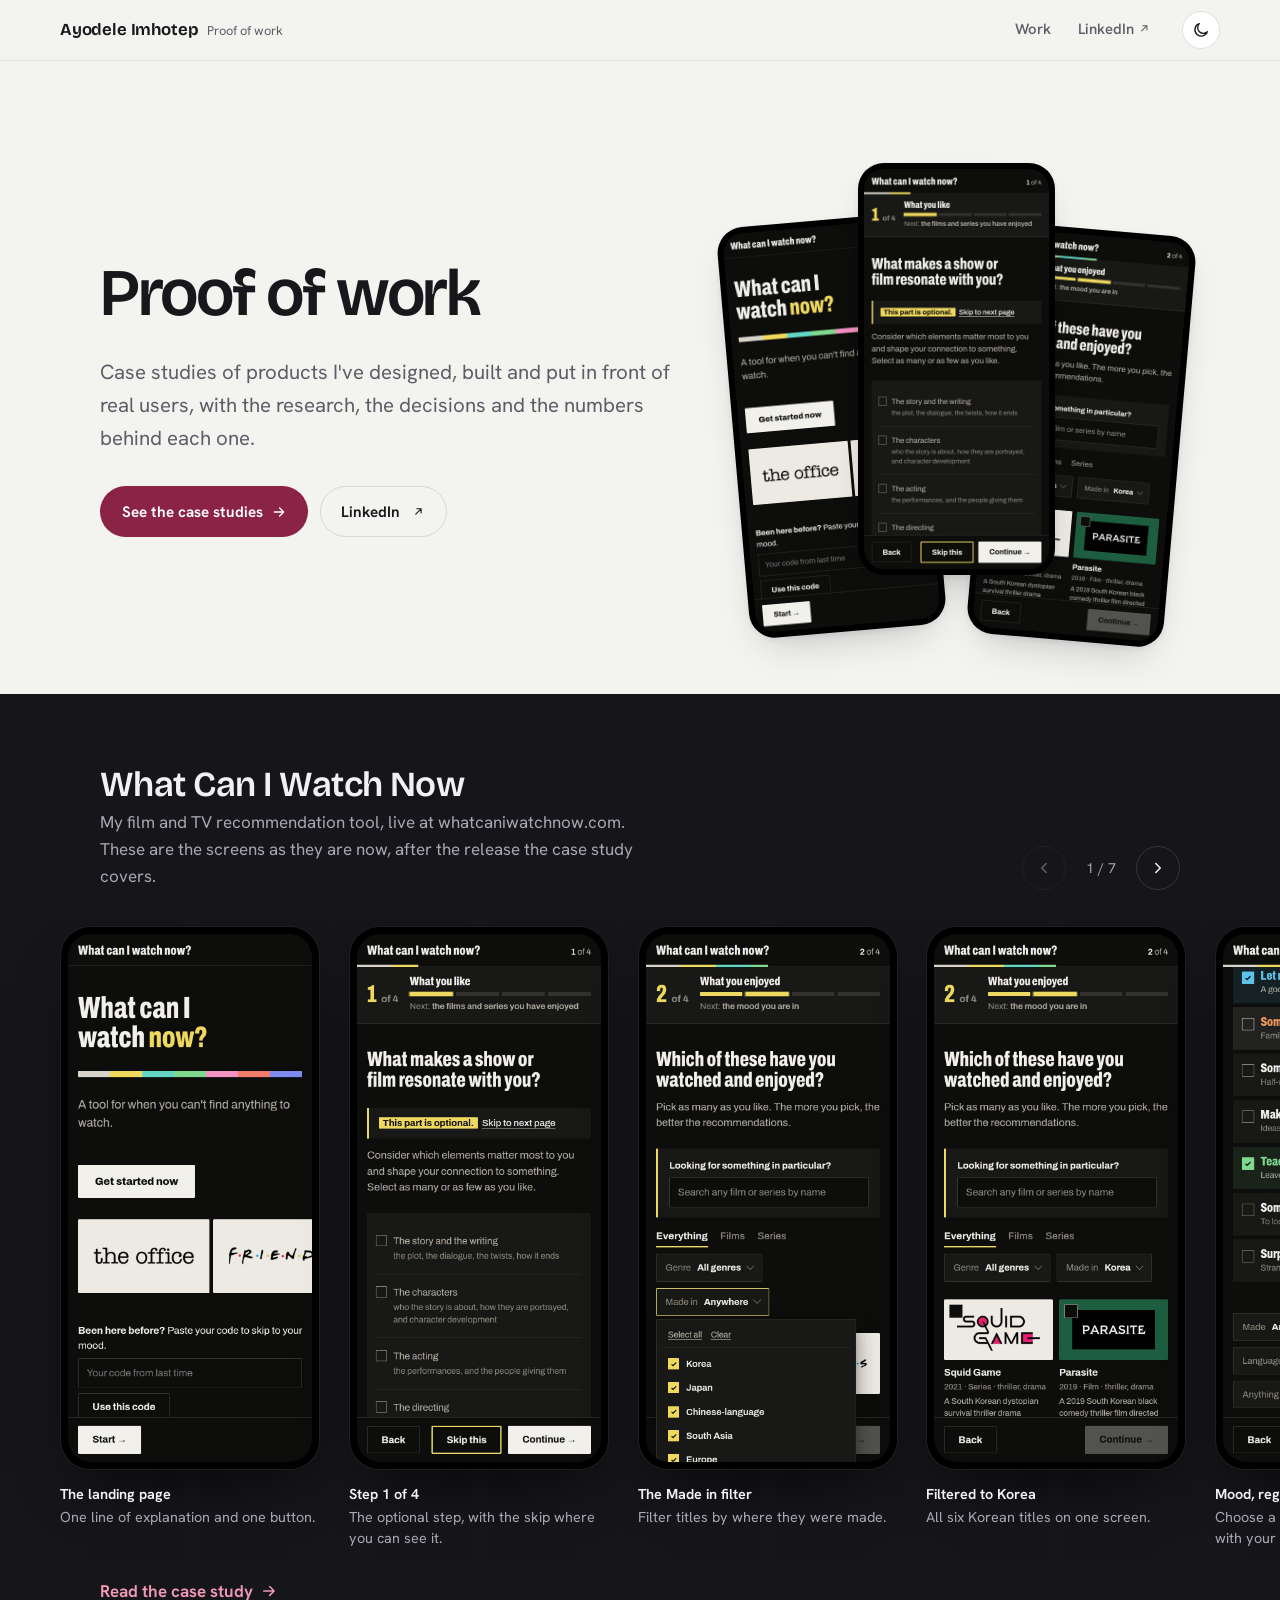
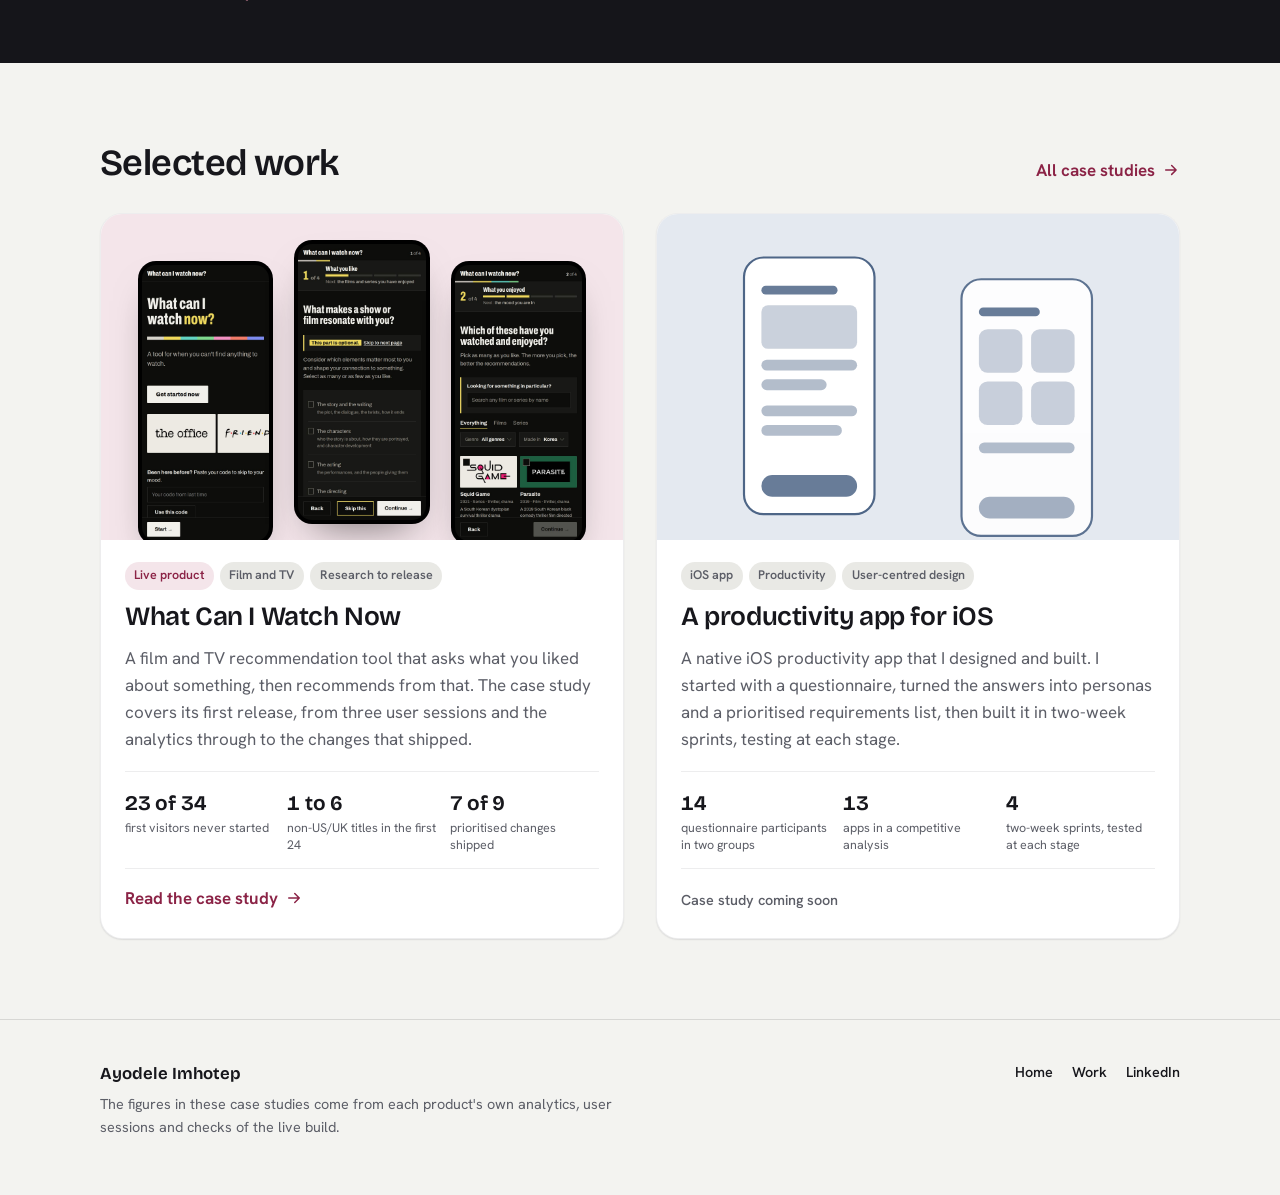
<file: index.html>
<!doctype html>
<html lang="en-GB">
<head>
<meta charset="utf-8">
<meta name="viewport" content="width=device-width, initial-scale=1, viewport-fit=cover">
<title>Proof of Work, by Ayodele Imhotep</title>
<meta name="description" content="The product management portfolio of Ayodele Imhotep: products designed and shipped, with the research, trade-offs and numbers behind them.">
<script>try{var t=localStorage.getItem('pow-theme');if(t==='dark'||t==='light')document.documentElement.setAttribute('data-theme',t)}catch(e){}</script>
<link rel="preconnect" href="https://fonts.googleapis.com">
<link rel="preconnect" href="https://fonts.gstatic.com" crossorigin>
<link href="https://fonts.googleapis.com/css2?family=Bricolage+Grotesque:opsz,wght@12..96,400..700&family=Hanken+Grotesk:ital,wght@0,300..700;1,300..700&display=swap" rel="stylesheet">
<link rel="stylesheet" href="site.css">
</head>
<body>
<a class="skip-link" href="#main">Skip to content</a>
<header class="site-nav">
  <div class="inner">
    <a class="brand" href="index.html"><span class="brand-name">Ayodele Imhotep</span><span class="brand-tag">Proof of work</span></a>
    <nav class="main-links" aria-label="Main"><a href="work.html">Work</a><a href="https://www.linkedin.com/in/ayoimhotep" target="_blank" rel="noopener">LinkedIn<svg viewBox="0 0 24 24" fill="none" stroke="currentColor" stroke-width="2" stroke-linecap="round" stroke-linejoin="round" aria-hidden="true" class="ext"><path d="M7 17L17 7M9 7h8v8"/></svg></a></nav>
    <button class="theme-toggle" id="themeBtn" type="button" aria-label="Switch colour theme"><svg class="i-sun" viewBox="0 0 24 24" fill="none" stroke="currentColor" stroke-width="1.8" stroke-linecap="round" aria-hidden="true"><circle cx="12" cy="12" r="4.2"/><path d="M12 2.5v2.2M12 19.3v2.2M4.6 4.6l1.6 1.6M17.8 17.8l1.6 1.6M2.5 12h2.2M19.3 12h2.2M4.6 19.4l1.6-1.6M17.8 6.2l1.6-1.6"/></svg><svg class="i-moon" viewBox="0 0 24 24" fill="none" stroke="currentColor" stroke-width="1.8" stroke-linecap="round" stroke-linejoin="round" aria-hidden="true"><path d="M20.5 14.2A8.5 8.5 0 1 1 9.8 3.5a6.8 6.8 0 0 0 10.7 10.7z"/></svg></button>
  </div>
</header>

<main id="main">
<section class="home-hero">
  <div class="wrap hero-grid-case">
    <div>
    <h1>Proof of work</h1>
    <p class="lede">Case studies of products I've designed, built and put in front of real users, with the research, the decisions and the numbers behind each one.</p>
    <div class="btnrow">
      <a class="btn btn-primary" href="work.html">See the case studies <span class="arr" aria-hidden="true"><svg viewBox="0 0 24 24" fill="none" stroke="currentColor" stroke-width="2" stroke-linecap="round" stroke-linejoin="round" aria-hidden="true"><path d="M5 12h14M13 6l6 6-6 6"/></svg></span></a>
      <a class="btn btn-ghost" href="https://www.linkedin.com/in/ayoimhotep" target="_blank" rel="noopener">LinkedIn<svg viewBox="0 0 24 24" fill="none" stroke="currentColor" stroke-width="2" stroke-linecap="round" stroke-linejoin="round" aria-hidden="true" class="ext"><path d="M7 17L17 7M9 7h8v8"/></svg></a>
    </div>
    </div>
    <a class="hero-collage home-collage" href="what-can-i-watch-now.html" aria-label="What Can I Watch Now case study">
      <span><img src="img/wciwn-landing.jpg" alt="" width="390" height="844"></span>
      <span><img src="img/wciwn-step1-optional.jpg" alt="" width="390" height="844"></span>
      <span><img src="img/wciwn-picker-korea.jpg" alt="" width="390" height="844"></span>
    </a>
  </div>
</section>

<section class="gallery-band" aria-labelledby="g-title">
  <div class="wrap gallery-head">
    <div>
      <h2 id="g-title">What Can I Watch Now</h2>
      <p>My film and TV recommendation tool, live at whatcaniwatchnow.com. These are the screens as they are now, after the release the case study covers.</p>
    </div>
    <div class="gallery-controls">
      <button class="g-btn" type="button" data-gallery-prev aria-label="Previous screen"><svg viewBox="0 0 24 24" fill="none" stroke="currentColor" stroke-width="2" stroke-linecap="round" stroke-linejoin="round" aria-hidden="true"><path d="M15 6l-6 6 6 6"/></svg></button>
      <span class="count" data-gallery-count aria-live="polite">1 / 7</span>
      <button class="g-btn" type="button" data-gallery-next aria-label="Next screen"><svg viewBox="0 0 24 24" fill="none" stroke="currentColor" stroke-width="2" stroke-linecap="round" stroke-linejoin="round" aria-hidden="true"><path d="M9 6l6 6-6 6"/></svg></button>
    </div>
  </div>
  <div class="gallery" data-gallery tabindex="0" aria-label="Screens from What Can I Watch Now. Use the arrow keys to move through them.">
      <a class="g-item" href="what-can-i-watch-now.html#screens">
        <figure style="margin:0">
          <div class="g-phone"><img src="img/wciwn-landing.jpg" alt="What Can I Watch Now landing page on a phone, with a Get started now button" loading="eager" width="390" height="844" draggable="false"></div>
          <figcaption><b>The landing page</b>One line of explanation and one button.</figcaption>
        </figure>
      </a>
      <a class="g-item" href="what-can-i-watch-now.html#screens">
        <figure style="margin:0">
          <div class="g-phone"><img src="img/wciwn-step1-optional.jpg" alt="Step 1 of 4, with a highlighted line saying this part is optional and a skip link" loading="eager" width="390" height="844" draggable="false"></div>
          <figcaption><b>Step 1 of 4</b>The optional step, with the skip where you can see it.</figcaption>
        </figure>
      </a>
      <a class="g-item" href="what-can-i-watch-now.html#screens">
        <figure style="margin:0">
          <div class="g-phone"><img src="img/wciwn-picker-made-in.jpg" alt="The title picker with the Made in dropdown open, listing Korea, Japan and other regions" loading="eager" width="390" height="844" draggable="false"></div>
          <figcaption><b>The Made in filter</b>Filter titles by where they were made.</figcaption>
        </figure>
      </a>
      <a class="g-item" href="what-can-i-watch-now.html#screens">
        <figure style="margin:0">
          <div class="g-phone"><img src="img/wciwn-picker-korea.jpg" alt="The title picker filtered to Korea, showing Squid Game and Parasite" loading="lazy" width="390" height="844" draggable="false"></div>
          <figcaption><b>Filtered to Korea</b>All six Korean titles on one screen.</figcaption>
        </figure>
      </a>
      <a class="g-item" href="what-can-i-watch-now.html#screens">
        <figure style="margin:0">
          <div class="g-phone"><img src="img/wciwn-mood-region-language.jpg" alt="The mood step with From set to Korea and Language set to Korean" loading="lazy" width="390" height="844" draggable="false"></div>
          <figcaption><b>Mood, region and language</b>Choose a region and language along with your mood.</figcaption>
        </figure>
      </a>
      <a class="g-item" href="what-can-i-watch-now.html#screens">
        <figure style="margin:0">
          <div class="g-phone"><img src="img/wciwn-results-code.jpg" alt="The results page with a code to keep and a Copy my code button" loading="lazy" width="390" height="844" draggable="false"></div>
          <figcaption><b>A code to come back with</b>Save your answers without making an account.</figcaption>
        </figure>
      </a>
      <a class="g-item" href="what-can-i-watch-now.html#screens">
        <figure style="margin:0">
          <div class="g-phone"><img src="img/wciwn-keep-and-copy.jpg" alt="A recommendation marked Kept, and the Copy my list button" loading="lazy" width="390" height="844" draggable="false"></div>
          <figcaption><b>Keep and copy</b>Keep the titles you like, then copy the list.</figcaption>
        </figure>
      </a>
  </div>
  <div class="wrap" style="margin-top:.6rem"><a class="textlink" href="what-can-i-watch-now.html" style="color:var(--band-accent)">Read the case study <svg viewBox="0 0 24 24" fill="none" stroke="currentColor" stroke-width="2" stroke-linecap="round" stroke-linejoin="round" aria-hidden="true"><path d="M5 12h14M13 6l6 6-6 6"/></svg></a></div>
</section>

<section class="work-strip">
  <div class="wrap">
    <div class="section-head"><h2>Selected work</h2><a class="textlink" href="work.html">All case studies <svg viewBox="0 0 24 24" fill="none" stroke="currentColor" stroke-width="2" stroke-linecap="round" stroke-linejoin="round" aria-hidden="true"><path d="M5 12h14M13 6l6 6-6 6"/></svg></a></div>
    <div class="work-grid">
      <a class="wcard" href="what-can-i-watch-now.html">
        <div class="wcover" aria-hidden="true">
          <div class="ph3"><span><img src="img/wciwn-landing.jpg" alt=""></span><span><img src="img/wciwn-step1-optional.jpg" alt=""></span><span><img src="img/wciwn-picker-korea.jpg" alt=""></span></div>
        </div>
        <div class="wbody">
          <ul class="tags"><li class="live">Live product</li><li>Film and TV</li><li>Research to release</li></ul>
          <h3>What Can I Watch Now</h3>
          <p>A film and TV recommendation tool that asks what you liked about something, then recommends from that. The case study covers its first release, from three user sessions and the analytics through to the changes that shipped.</p>
          <div class="wstats">
            <div><b>23 of 34</b><span>first visitors never started</span></div>
            <div><b>1 to 6</b><span>non-US/UK titles in the first 24</span></div>
            <div><b>7 of 9</b><span>prioritised changes shipped</span></div>
          </div>
          <div class="wfoot"><span class="go">Read the case study <svg viewBox="0 0 24 24" fill="none" stroke="currentColor" stroke-width="2" stroke-linecap="round" stroke-linejoin="round" aria-hidden="true"><path d="M5 12h14M13 6l6 6-6 6"/></svg></span></div>
        </div>
      </a>
      <article class="wcard">
        <div class="wcover slate">
          <svg viewBox="0 0 480 300" preserveAspectRatio="xMidYMid slice" aria-hidden="true">
            <g fill="none" stroke="var(--slate)" stroke-width="2">
              <rect x="80" y="40" width="120" height="236" rx="18" fill="var(--surface)"/>
              <rect x="280" y="60" width="120" height="236" rx="18" fill="var(--surface)" opacity=".9"/>
            </g>
            <g fill="var(--slate)" opacity=".85">
              <rect x="96" y="66" width="70" height="8" rx="4"/><rect x="96" y="84" width="88" height="40" rx="6" opacity=".35"/>
              <rect x="96" y="134" width="88" height="10" rx="5" opacity=".5"/><rect x="96" y="152" width="60" height="10" rx="5" opacity=".5"/>
              <rect x="96" y="176" width="88" height="10" rx="5" opacity=".5"/><rect x="96" y="194" width="74" height="10" rx="5" opacity=".5"/>
              <rect x="96" y="240" width="88" height="20" rx="10"/>
              <rect x="296" y="86" width="56" height="8" rx="4"/>
              <rect x="296" y="106" width="40" height="40" rx="8" opacity=".35"/><rect x="344" y="106" width="40" height="40" rx="8" opacity=".35"/>
              <rect x="296" y="154" width="40" height="40" rx="8" opacity=".35"/><rect x="344" y="154" width="40" height="40" rx="8" opacity=".35"/>
              <rect x="296" y="210" width="88" height="10" rx="5" opacity=".5"/><rect x="296" y="260" width="88" height="20" rx="10" opacity=".6"/>
            </g>
          </svg>
        </div>
        <div class="wbody">
          <ul class="tags"><li>iOS app</li><li>Productivity</li><li>User-centred design</li></ul>
          <h3>A productivity app for iOS</h3>
          <p>A native iOS productivity app that I designed and built. I started with a questionnaire, turned the answers into personas and a prioritised requirements list, then built it in two-week sprints, testing at each stage.</p>
          <div class="wstats">
            <div><b>14</b><span>questionnaire participants in two groups</span></div>
            <div><b>13</b><span>apps in a competitive analysis</span></div>
            <div><b>4</b><span>two-week sprints, tested at each stage</span></div>
          </div>
          <div class="wfoot"><span class="soon">Case study coming soon</span></div>
        </div>
      </article>
    </div>
  </div>
</section>

</main>
<footer class="site-footer">
  <div class="wrap">
    <div>
      <p class="f-name">Ayodele Imhotep</p>
      <p>The figures in these case studies come from each product's own analytics, user sessions and checks of the live build.</p>
    </div>
    <nav aria-label="Footer">
      <a href="index.html">Home</a><a href="work.html">Work</a><a href="https://www.linkedin.com/in/ayoimhotep" target="_blank" rel="noopener">LinkedIn</a>
    </nav>
  </div>
</footer>
<script src="site.js"></script>
</body>
</html>
</file>
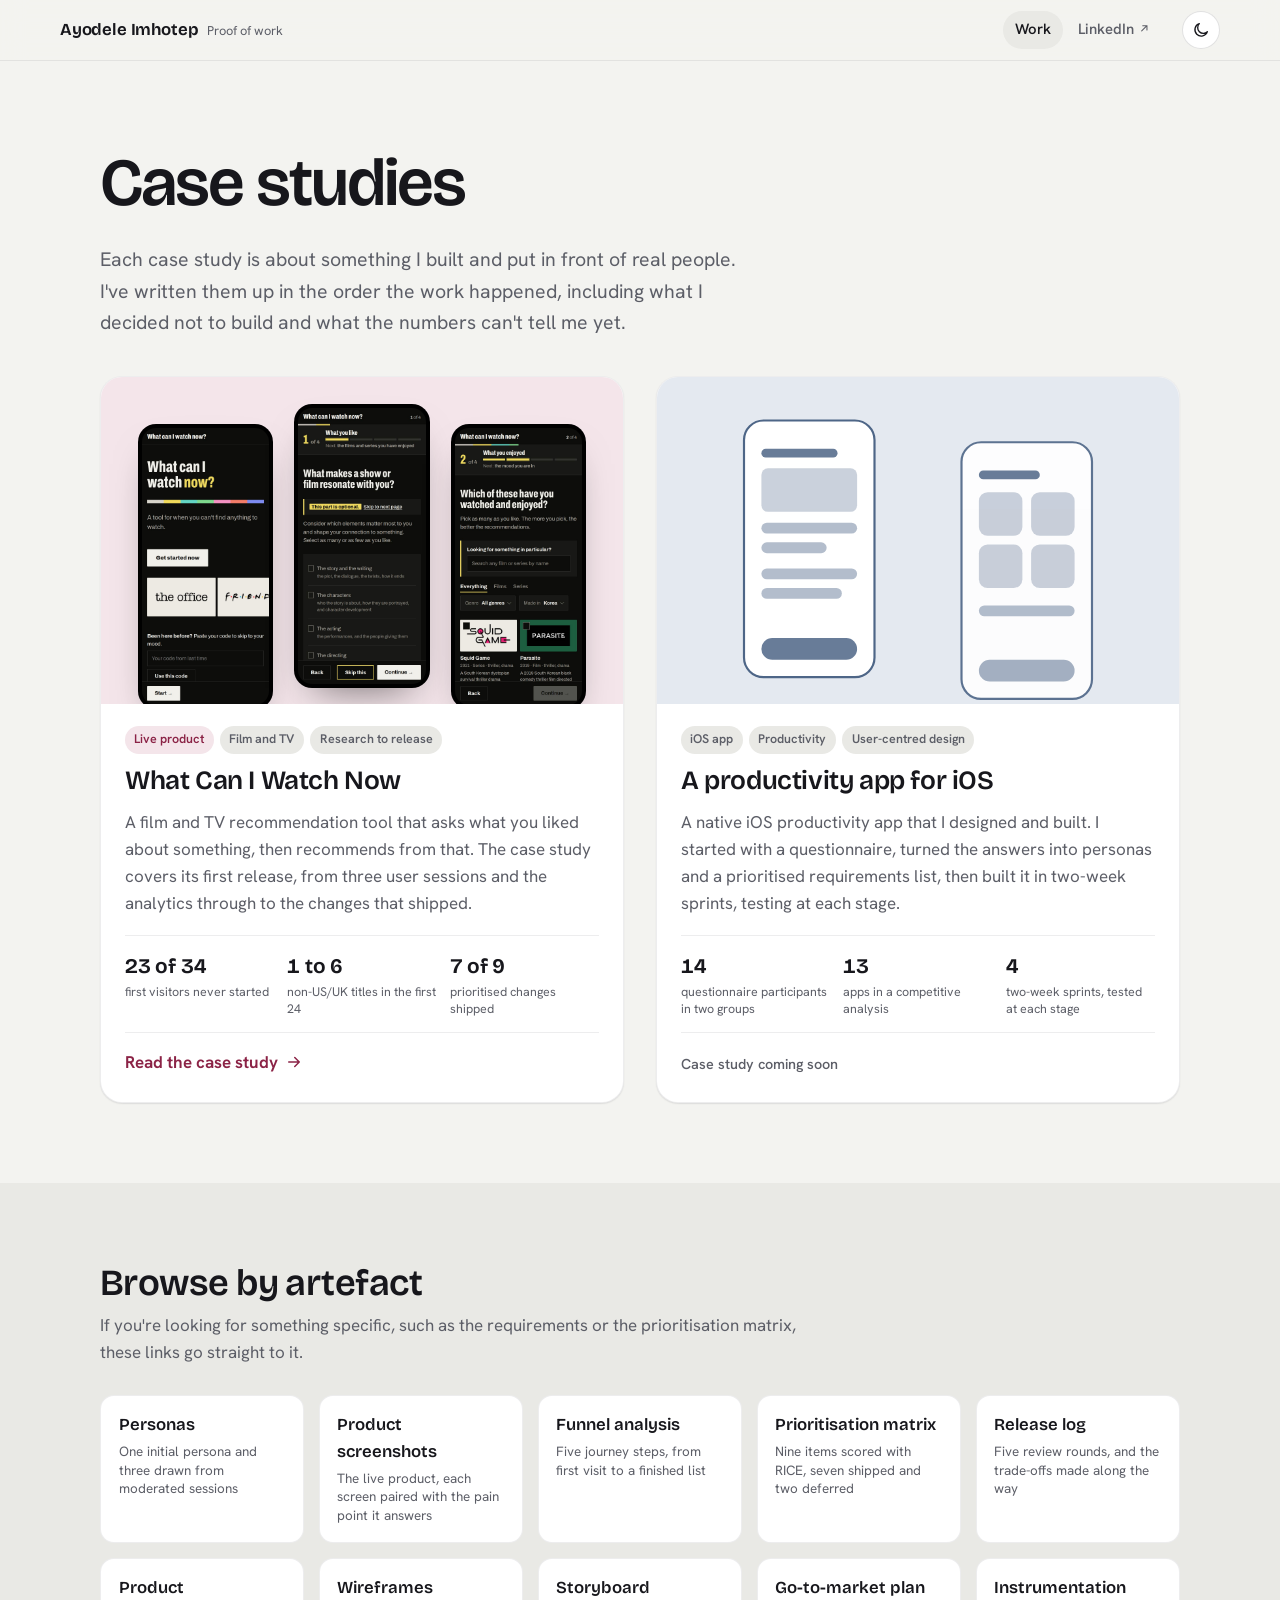
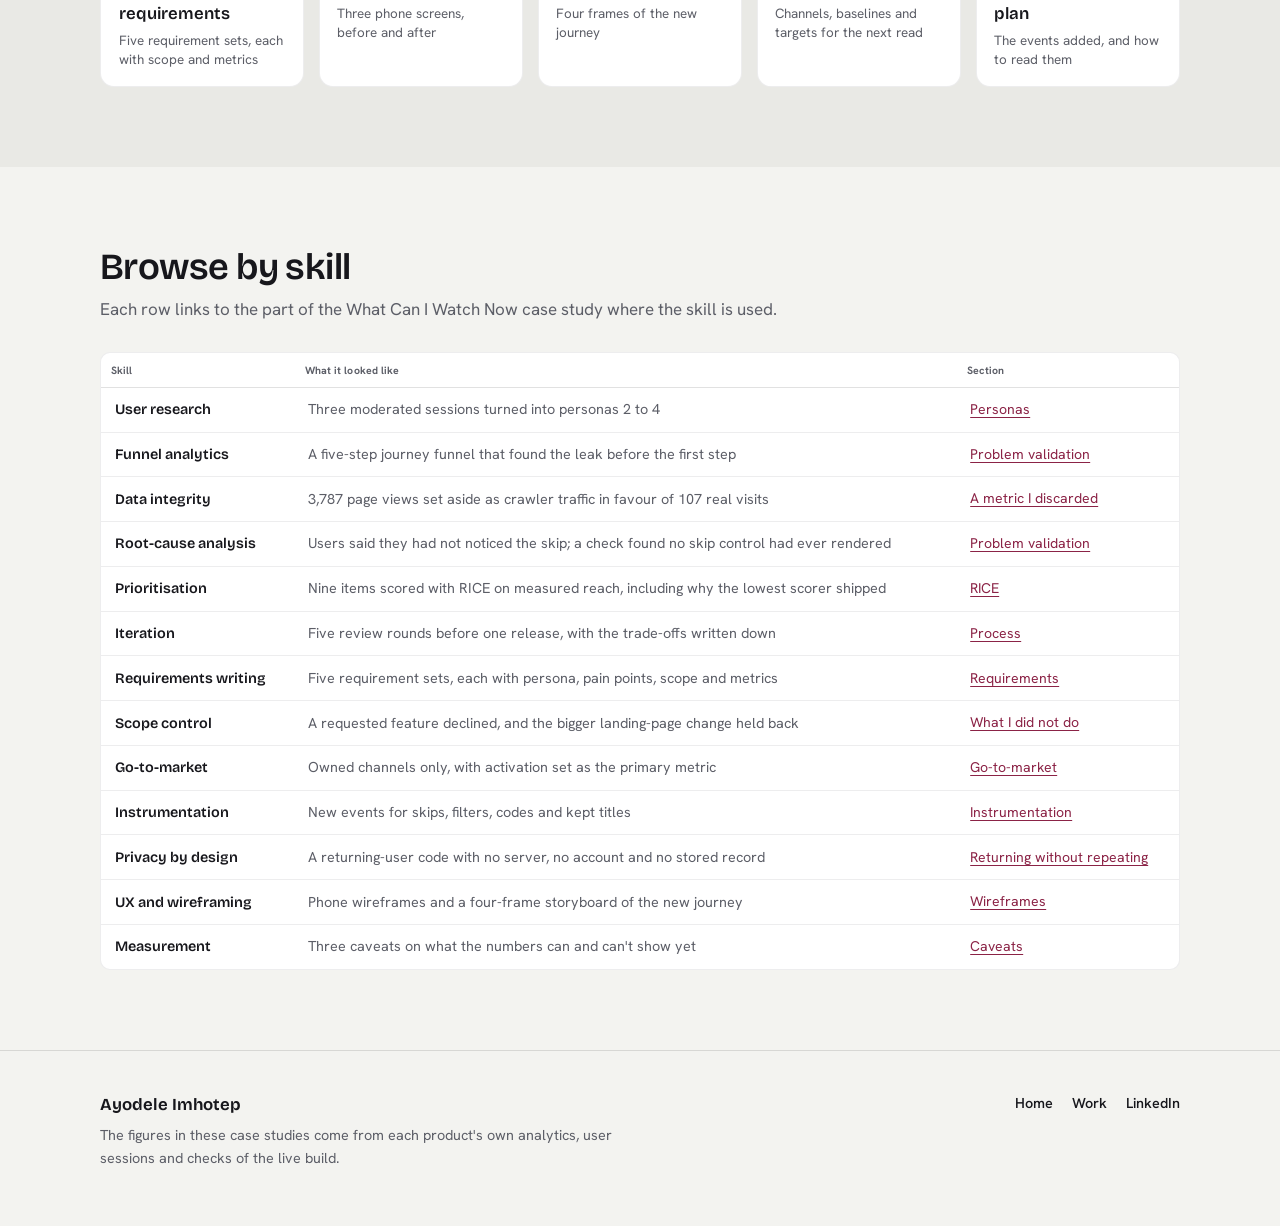
<file: work.html>
<!doctype html>
<html lang="en-GB">
<head>
<meta charset="utf-8">
<meta name="viewport" content="width=device-width, initial-scale=1, viewport-fit=cover">
<title>Case Studies, Ayodele Imhotep</title>
<meta name="description" content="Case studies from the product management portfolio of Ayodele Imhotep.">
<script>try{var t=localStorage.getItem('pow-theme');if(t==='dark'||t==='light')document.documentElement.setAttribute('data-theme',t)}catch(e){}</script>
<link rel="preconnect" href="https://fonts.googleapis.com">
<link rel="preconnect" href="https://fonts.gstatic.com" crossorigin>
<link href="https://fonts.googleapis.com/css2?family=Bricolage+Grotesque:opsz,wght@12..96,400..700&family=Hanken+Grotesk:ital,wght@0,300..700;1,300..700&display=swap" rel="stylesheet">
<link rel="stylesheet" href="site.css">
</head>
<body>
<a class="skip-link" href="#main">Skip to content</a>
<header class="site-nav">
  <div class="inner">
    <a class="brand" href="index.html"><span class="brand-name">Ayodele Imhotep</span><span class="brand-tag">Proof of work</span></a>
    <nav class="main-links" aria-label="Main"><a href="work.html" aria-current="page">Work</a><a href="https://www.linkedin.com/in/ayoimhotep" target="_blank" rel="noopener">LinkedIn<svg viewBox="0 0 24 24" fill="none" stroke="currentColor" stroke-width="2" stroke-linecap="round" stroke-linejoin="round" aria-hidden="true" class="ext"><path d="M7 17L17 7M9 7h8v8"/></svg></a></nav>
    <button class="theme-toggle" id="themeBtn" type="button" aria-label="Switch colour theme"><svg class="i-sun" viewBox="0 0 24 24" fill="none" stroke="currentColor" stroke-width="1.8" stroke-linecap="round" aria-hidden="true"><circle cx="12" cy="12" r="4.2"/><path d="M12 2.5v2.2M12 19.3v2.2M4.6 4.6l1.6 1.6M17.8 17.8l1.6 1.6M2.5 12h2.2M19.3 12h2.2M4.6 19.4l1.6-1.6M17.8 6.2l1.6-1.6"/></svg><svg class="i-moon" viewBox="0 0 24 24" fill="none" stroke="currentColor" stroke-width="1.8" stroke-linecap="round" stroke-linejoin="round" aria-hidden="true"><path d="M20.5 14.2A8.5 8.5 0 1 1 9.8 3.5a6.8 6.8 0 0 0 10.7 10.7z"/></svg></button>
  </div>
</header>

<main id="main">
<section class="page-head">
  <div class="wrap">
    <h1>Case studies</h1>
    <p class="lede">Each case study is about something I built and put in front of real people. I've written them up in the order the work happened, including what I decided not to build and what the numbers can't tell me yet.</p>
  </div>
</section>
<section style="padding-bottom:clamp(3rem,7vw,5rem)">
  <div class="wrap">
    <div class="work-grid">
      <a class="wcard" href="what-can-i-watch-now.html">
        <div class="wcover" aria-hidden="true">
          <div class="ph3"><span><img src="img/wciwn-landing.jpg" alt=""></span><span><img src="img/wciwn-step1-optional.jpg" alt=""></span><span><img src="img/wciwn-picker-korea.jpg" alt=""></span></div>
        </div>
        <div class="wbody">
          <ul class="tags"><li class="live">Live product</li><li>Film and TV</li><li>Research to release</li></ul>
          <h3>What Can I Watch Now</h3>
          <p>A film and TV recommendation tool that asks what you liked about something, then recommends from that. The case study covers its first release, from three user sessions and the analytics through to the changes that shipped.</p>
          <div class="wstats">
            <div><b>23 of 34</b><span>first visitors never started</span></div>
            <div><b>1 to 6</b><span>non-US/UK titles in the first 24</span></div>
            <div><b>7 of 9</b><span>prioritised changes shipped</span></div>
          </div>
          <div class="wfoot"><span class="go">Read the case study <svg viewBox="0 0 24 24" fill="none" stroke="currentColor" stroke-width="2" stroke-linecap="round" stroke-linejoin="round" aria-hidden="true"><path d="M5 12h14M13 6l6 6-6 6"/></svg></span></div>
        </div>
      </a>
      <article class="wcard">
        <div class="wcover slate">
          <svg viewBox="0 0 480 300" preserveAspectRatio="xMidYMid slice" aria-hidden="true">
            <g fill="none" stroke="var(--slate)" stroke-width="2">
              <rect x="80" y="40" width="120" height="236" rx="18" fill="var(--surface)"/>
              <rect x="280" y="60" width="120" height="236" rx="18" fill="var(--surface)" opacity=".9"/>
            </g>
            <g fill="var(--slate)" opacity=".85">
              <rect x="96" y="66" width="70" height="8" rx="4"/><rect x="96" y="84" width="88" height="40" rx="6" opacity=".35"/>
              <rect x="96" y="134" width="88" height="10" rx="5" opacity=".5"/><rect x="96" y="152" width="60" height="10" rx="5" opacity=".5"/>
              <rect x="96" y="176" width="88" height="10" rx="5" opacity=".5"/><rect x="96" y="194" width="74" height="10" rx="5" opacity=".5"/>
              <rect x="96" y="240" width="88" height="20" rx="10"/>
              <rect x="296" y="86" width="56" height="8" rx="4"/>
              <rect x="296" y="106" width="40" height="40" rx="8" opacity=".35"/><rect x="344" y="106" width="40" height="40" rx="8" opacity=".35"/>
              <rect x="296" y="154" width="40" height="40" rx="8" opacity=".35"/><rect x="344" y="154" width="40" height="40" rx="8" opacity=".35"/>
              <rect x="296" y="210" width="88" height="10" rx="5" opacity=".5"/><rect x="296" y="260" width="88" height="20" rx="10" opacity=".6"/>
            </g>
          </svg>
        </div>
        <div class="wbody">
          <ul class="tags"><li>iOS app</li><li>Productivity</li><li>User-centred design</li></ul>
          <h3>A productivity app for iOS</h3>
          <p>A native iOS productivity app that I designed and built. I started with a questionnaire, turned the answers into personas and a prioritised requirements list, then built it in two-week sprints, testing at each stage.</p>
          <div class="wstats">
            <div><b>14</b><span>questionnaire participants in two groups</span></div>
            <div><b>13</b><span>apps in a competitive analysis</span></div>
            <div><b>4</b><span>two-week sprints, tested at each stage</span></div>
          </div>
          <div class="wfoot"><span class="soon">Case study coming soon</span></div>
        </div>
      </article>
    </div>
  </div>
</section>
<section style="padding:clamp(3rem,7vw,5rem) 0;background:var(--surface-2)">
  <div class="wrap">
    <div class="section-head"><div><h2>Browse by artefact</h2><p class="measure" style="margin:.5rem 0 0;color:var(--ink-2)">If you're looking for something specific, such as the requirements or the prioritisation matrix, these links go straight to it.</p></div></div>
    <ul class="art-index"><li><a href="what-can-i-watch-now.html#personas"><b>Personas</b><span>One initial persona and three drawn from moderated sessions</span></a></li><li><a href="what-can-i-watch-now.html#screens"><b>Product screenshots</b><span>The live product, each screen paired with the pain point it answers</span></a></li><li><a href="what-can-i-watch-now.html#validation"><b>Funnel analysis</b><span>Five journey steps, from first visit to a finished list</span></a></li><li><a href="what-can-i-watch-now.html#rice"><b>Prioritisation matrix</b><span>Nine items scored with RICE, seven shipped and two deferred</span></a></li><li><a href="what-can-i-watch-now.html#process"><b>Release log</b><span>Five review rounds, and the trade-offs made along the way</span></a></li><li><a href="what-can-i-watch-now.html#shipped"><b>Product requirements</b><span>Five requirement sets, each with scope and metrics</span></a></li><li><a href="what-can-i-watch-now.html#wireframes"><b>Wireframes</b><span>Three phone screens, before and after</span></a></li><li><a href="what-can-i-watch-now.html#storyboard"><b>Storyboard</b><span>Four frames of the new journey</span></a></li><li><a href="what-can-i-watch-now.html#gtm"><b>Go-to-market plan</b><span>Channels, baselines and targets for the next read</span></a></li><li><a href="what-can-i-watch-now.html#notdone"><b>Instrumentation plan</b><span>The events added, and how to read them</span></a></li></ul>
  </div>
</section>
<section style="padding:clamp(3rem,7vw,5rem) 0">
  <div class="wrap">
    <div class="section-head"><div><h2>Browse by skill</h2><p class="measure" style="margin:.5rem 0 0;color:var(--ink-2)">Each row links to the part of the What Can I Watch Now case study where the skill is used.</p></div></div>
    <div class="tblwrap skilltbl"><table>
        <thead><tr><th scope="col">Skill</th><th scope="col">What it looked like</th><th scope="col">Section</th></tr></thead>
        <tbody><tr><td>User research</td><td>Three moderated sessions turned into personas 2 to 4</td><td><a href="what-can-i-watch-now.html#personas">Personas</a></td></tr><tr><td>Funnel analytics</td><td>A five-step journey funnel that found the leak before the first step</td><td><a href="what-can-i-watch-now.html#validation">Problem validation</a></td></tr><tr><td>Data integrity</td><td>3,787 page views set aside as crawler traffic in favour of 107 real visits</td><td><a href="what-can-i-watch-now.html#discarded">A metric I discarded</a></td></tr><tr><td>Root-cause analysis</td><td>Users said they had not noticed the skip; a check found no skip control had ever rendered</td><td><a href="what-can-i-watch-now.html#validation">Problem validation</a></td></tr><tr><td>Prioritisation</td><td>Nine items scored with RICE on measured reach, including why the lowest scorer shipped</td><td><a href="what-can-i-watch-now.html#rice">RICE</a></td></tr><tr><td>Iteration</td><td>Five review rounds before one release, with the trade-offs written down</td><td><a href="what-can-i-watch-now.html#process">Process</a></td></tr><tr><td>Requirements writing</td><td>Five requirement sets, each with persona, pain points, scope and metrics</td><td><a href="what-can-i-watch-now.html#shipped">Requirements</a></td></tr><tr><td>Scope control</td><td>A requested feature declined, and the bigger landing-page change held back</td><td><a href="what-can-i-watch-now.html#notdone">What I did not do</a></td></tr><tr><td>Go-to-market</td><td>Owned channels only, with activation set as the primary metric</td><td><a href="what-can-i-watch-now.html#gtm">Go-to-market</a></td></tr><tr><td>Instrumentation</td><td>New events for skips, filters, codes and kept titles</td><td><a href="what-can-i-watch-now.html#notdone">Instrumentation</a></td></tr><tr><td>Privacy by design</td><td>A returning-user code with no server, no account and no stored record</td><td><a href="what-can-i-watch-now.html#req4">Returning without repeating</a></td></tr><tr><td>UX and wireframing</td><td>Phone wireframes and a four-frame storyboard of the new journey</td><td><a href="what-can-i-watch-now.html#wireframes">Wireframes</a></td></tr><tr><td>Measurement</td><td>Three caveats on what the numbers can and can't show yet</td><td><a href="what-can-i-watch-now.html#caveats">Caveats</a></td></tr></tbody>
      </table></div>
  </div>
</section>
</main>
<footer class="site-footer">
  <div class="wrap">
    <div>
      <p class="f-name">Ayodele Imhotep</p>
      <p>The figures in these case studies come from each product's own analytics, user sessions and checks of the live build.</p>
    </div>
    <nav aria-label="Footer">
      <a href="index.html">Home</a><a href="work.html">Work</a><a href="https://www.linkedin.com/in/ayoimhotep" target="_blank" rel="noopener">LinkedIn</a>
    </nav>
  </div>
</footer>
<script src="site.js"></script>
</body>
</html>
</file>
<file: site.css>
/* ============ tokens ============ */

:root{
  /* fonts */
  --f-display:'Bricolage Grotesque','Hanken Grotesk',system-ui,sans-serif;
  --f-body:'Hanken Grotesk',system-ui,-apple-system,'Segoe UI',sans-serif;
  --f-ui:'Hanken Grotesk',system-ui,-apple-system,'Segoe UI',sans-serif;

  /* palette: light */
  --bg:#F3F3F0; --surface:#FFFFFF; --surface-2:#E9E9E5;
  --ink:#17171C; --ink-2:#5C5E67; --line:rgba(23,23,28,.13); --line-soft:rgba(23,23,28,.075);
  --accent:#8B2346; --accent-hover:#6F1B37; --accent-ink:#FFFFFF; --accent-soft:#F4E5EA;
  --slate:#4E6687; --slate-soft:#E4E9F0;
  --band:#15151A; --band-2:#1E1E24; --band-ink:#F1F1F3; --band-ink-2:#A7A9B2; --band-line:rgba(241,241,243,.14); --band-accent:#F29AB4;
  --shadow-1:0 1px 2px rgba(23,23,28,.06),0 1px 1px rgba(23,23,28,.04);
  --shadow-2:0 2px 6px rgba(23,23,28,.06),0 18px 40px -18px rgba(23,23,28,.28);
  --r-s:8px; --r-m:14px; --r-l:22px;

  /* aliases used by the case study components */
  --card:var(--surface); --card2:var(--surface-2); --ink2:var(--ink-2);
  --accent-bright:var(--accent); --yellow:var(--accent); --yellow-ink:var(--accent); --yellow-wash:var(--accent-soft);
  --chart-bar:var(--accent); --chart-bar2:var(--accent-hover); --chart-muted:#A9ABB3; --chart-grid:var(--line);
  --dk-bg:var(--band); --dk-card:var(--band-2); --dk-ink:var(--band-ink); --dk-ink2:var(--band-ink-2); --dk-line:var(--band-line);
  --dk-accent:var(--band-accent); --dk-yellow:var(--band-accent);
  --warn-wash:#F5EBDD; --warn-ink:#8A5A1F; --shadow:var(--shadow-1);
  --black:#17171C; --cream:#F3F3F0;
}
@media (prefers-color-scheme: dark){
  :root:not([data-theme="light"]){
    color-scheme:dark;
    --bg:#0F0F12; --surface:#17171C; --surface-2:#1D1D23;
    --ink:#EDEDF0; --ink-2:#A3A5AE; --line:rgba(237,237,240,.14); --line-soft:rgba(237,237,240,.08);
    --accent:#F29AB4; --accent-hover:#F7B7CA; --accent-ink:#1B0A11; --accent-soft:#35202A;
    --slate:#9DB2D1; --slate-soft:#1F2733;
    --band:#08080A; --band-2:#16161B;
    --shadow-1:0 1px 2px rgba(0,0,0,.5); --shadow-2:0 2px 6px rgba(0,0,0,.4),0 18px 40px -18px rgba(0,0,0,.8);
    --chart-muted:#5C5E66; --warn-wash:#2B2217; --warn-ink:#E6C08A;
  }
}
:root[data-theme="dark"]{
  color-scheme:dark;
  --bg:#0F0F12; --surface:#17171C; --surface-2:#1D1D23;
  --ink:#EDEDF0; --ink-2:#A3A5AE; --line:rgba(237,237,240,.14); --line-soft:rgba(237,237,240,.08);
  --accent:#F29AB4; --accent-hover:#F7B7CA; --accent-ink:#1B0A11; --accent-soft:#35202A;
  --slate:#9DB2D1; --slate-soft:#1F2733;
  --band:#08080A; --band-2:#16161B;
  --shadow-1:0 1px 2px rgba(0,0,0,.5); --shadow-2:0 2px 6px rgba(0,0,0,.4),0 18px 40px -18px rgba(0,0,0,.8);
  --chart-muted:#5C5E66; --warn-wash:#2B2217; --warn-ink:#E6C08A;
}


/* ============ base ============ */
*{box-sizing:border-box}
html{scroll-behavior:smooth}
body{
  margin:0; background:var(--bg); color:var(--ink);
  font-family:var(--f-body);
  font-size:17px; line-height:1.6;
  -webkit-font-smoothing:antialiased; text-rendering:optimizeLegibility;
}
img,svg{max-width:100%;height:auto}
a{color:var(--accent);text-decoration-thickness:1px;text-underline-offset:3px}
.mono{font-family:var(--f-ui);font-variant-numeric:tabular-nums}
.measure{max-width:46rem}
.wrap{max-width:1120px;margin:0 auto;padding:0 20px}
@media(max-width:640px){.wrap{padding:0 16px}}

h1,h2,h3,h4{font-family:var(--f-display);font-weight:600;line-height:1.12;margin:0 0 .5em;letter-spacing:-.015em}
h2{font-size:clamp(1.6rem,3.2vw,2.35rem);text-wrap:balance}
h3{font-size:clamp(1.15rem,2vw,1.4rem)}
h4{font-size:1.05rem}
p{margin:0 0 1em}
ul{padding-left:1.15em;margin:0 0 1em}
li{margin:0 0 .45em}
strong{font-weight:650}

.kicker{font-family:var(--f-ui);font-weight:600;font-size:.9rem;color:var(--accent);margin-bottom:.8em;display:flex;align-items:center;gap:.6em}
.kicker::before{content:"";width:18px;height:2px;border-radius:2px;background:currentColor;flex:none}
.sec{padding:clamp(3rem,7vw,5.5rem) 0}
.sec-dark{background:var(--dk-bg);color:var(--dk-ink)}
.sec-dark .kicker{color:var(--dk-accent)}
.sec-dark p, .sec-dark li{color:var(--dk-ink)}
.sec-dark .dim{color:var(--dk-ink2)}
.dim{color:var(--ink2)}
.lead{font-size:1.13rem;line-height:1.6}

/* category band motif */
.band{display:flex;height:6px;width:100%}
.band i{flex:1}
.band i:nth-child(1){background:var(--b1)}.band i:nth-child(2){background:var(--b2)}
.band i:nth-child(3){background:var(--b3)}.band i:nth-child(4){background:var(--b4)}
.band i:nth-child(5){background:var(--b5)}.band i:nth-child(6){background:var(--b6)}
.band i:nth-child(7){background:var(--b7)}.band i:nth-child(8){background:var(--b8)}
.band i:nth-child(9){background:var(--b9)}.band i:nth-child(10){background:var(--b10)}
.band i:nth-child(11){background:var(--b11)}

/* ============ hero ============ */
.hero{background:var(--bg);color:var(--ink);position:relative;overflow:hidden;border-bottom:1px solid var(--line-soft)}
.hero .wrap{padding-top:clamp(3.5rem,8vw,6.5rem);padding-bottom:clamp(3rem,7vw,5.5rem);position:relative}
.hero h1{
  font-size:clamp(2.6rem,7.2vw,5.4rem);
  line-height:.98;letter-spacing:0;margin:.25em 0 .3em;
}
.hero h1 .y{color:var(--accent);font-style:italic}
.hero .sub{max-width:44rem;color:var(--ink2);font-size:clamp(1rem,1.6vw,1.2rem)}
.hero-meta{display:flex;flex-wrap:wrap;gap:.5rem;margin-top:1.6rem}
.chip{
  font-family:var(--f-ui);font-size:.7rem;letter-spacing:.01em;
  border:1px solid var(--line);color:var(--ink2);border-radius:99px;padding:.42em .95em;white-space:nowrap;
}
.chip b{color:var(--accent);font-weight:600}
.hero-stats{display:grid;grid-template-columns:repeat(4,1fr);gap:1px;background:var(--line);border:1px solid var(--line);border-radius:10px;overflow:hidden;margin-top:2.4rem}
.hero-stats>div{background:var(--card);padding:1.05rem 1.15rem}
.hero-stats .n{font-family:var(--f-display);font-size:clamp(1.5rem,2.8vw,2.15rem);font-weight:600;color:var(--accent);line-height:1.1;font-variant-numeric:tabular-nums}
.hero-stats .l{font-family:var(--f-ui);font-size:.76rem;color:var(--ink2);margin-top:.3rem;line-height:1.35}
@media(max-width:760px){.hero-stats{grid-template-columns:repeat(2,1fr)}}

/* ============ cards & callouts ============ */
.card{background:var(--card);border:1px solid var(--line-soft);border-radius:10px;padding:1.4rem 1.5rem;box-shadow:var(--shadow)}
.callout{
  border-left:4px solid var(--yellow);background:var(--yellow-wash);
  border-radius:0 8px 8px 0;padding:1rem 1.25rem;margin:1.4rem 0;
}
.callout .t{font-weight:700;font-size:.78rem;letter-spacing:.01em;color:var(--yellow-ink);margin-bottom:.35rem;font-family:var(--f-ui)}
.callout p{margin:0}
.grid2{display:grid;grid-template-columns:1fr 1fr;gap:1.2rem}
.grid2>*,.grid3>*{min-width:0}
.grid3{display:grid;grid-template-columns:repeat(3,1fr);gap:1.2rem}
@media(max-width:860px){.grid2,.grid3{grid-template-columns:1fr}}

/* ============ tables ============ */
.tblwrap{overflow-x:auto;border:1px solid var(--line-soft);border-radius:10px;background:var(--card);box-shadow:var(--shadow)}
table{border-collapse:collapse;width:100%;font-size:.9rem}
th{
  font-family:var(--f-ui);font-size:.66rem;letter-spacing:.01em;
  color:var(--ink2);text-align:left;padding:.8em .95em;border-bottom:1.5px solid var(--line);white-space:nowrap;
}
td{padding:.72em .95em;border-bottom:1px solid var(--line-soft);vertical-align:top}
tr:last-child td{border-bottom:none}
td.num,th.num{text-align:right;font-family:var(--f-ui);font-variant-numeric:tabular-nums;white-space:nowrap}
.tag{
  display:inline-block;font-family:var(--f-ui);font-size:.63rem;font-weight:600;letter-spacing:.01em;
  border-radius:99px;padding:.28em .7em;white-space:nowrap;
}
.tag.ship{background:var(--accent);color:var(--bg)}
:root[data-theme="dark"] .tag.ship{color:#14161C}
@media (prefers-color-scheme: dark){:root:not([data-theme="light"]) .tag.ship{color:#14161C}}
.tag.defer{border:1.5px solid var(--chart-muted);color:var(--ink2);background:transparent}

/* ============ figures ============ */
figure{margin:1.8rem 0}
figcaption{font-size:.8rem;color:var(--ink2);margin-top:.7rem;font-family:var(--f-ui);line-height:1.5}
.sec-dark figcaption{color:var(--dk-ink2)}
.figpanel{background:var(--card);border:1px solid var(--line-soft);border-radius:10px;padding:1.5rem;box-shadow:var(--shadow)}
.sec-dark .figpanel{background:var(--dk-card);border-color:var(--dk-line)}
svg text{font-family:var(--f-ui);font-variant-numeric:tabular-nums}

/* ============ persona cards ============ */
.personas{display:grid;grid-template-columns:repeat(2,1fr);gap:1.3rem}
@media(max-width:860px){.personas{grid-template-columns:1fr}}
.pcard{background:var(--dk-card);border:1px solid var(--dk-line);border-radius:12px;overflow:hidden;display:flex;flex-direction:column}
.pcard .phead{position:relative}
.pcard .pnum{z-index:3}
.pcard .phead svg{display:block;width:100%}
.pcard .pnum{
  position:absolute;top:12px;left:14px;font-family:var(--f-ui);font-size:.66rem;font-weight:600;
  letter-spacing:.1em;background:rgba(21,23,29,.75);color:#F3F3EF;
  border-radius:99px;padding:.35em .8em;backdrop-filter:blur(4px);
}
.pcard .pbody{padding:1.25rem 1.35rem 1.4rem;color:var(--dk-ink)}
.pcard h3{margin-bottom:.2rem}
.pcard .psub{font-size:.82rem;color:var(--dk-ink2);margin-bottom:.9rem}
.pcard ul{margin:0;font-size:.9rem;color:var(--dk-ink)}
.pcard li{margin-bottom:.5em}
.pcard .pquote{font-size:.8rem;color:var(--dk-ink2);border-top:1px solid var(--dk-line);margin-top:1rem;padding-top:.8rem}
.pnote{
  font-family:var(--f-ui);font-size:.68rem;letter-spacing:.01em;color:#fff;
  background:var(--accent);border-radius:8px;padding:.5em .8em;margin-bottom:.9rem;display:inline-block;font-weight:600;
}

/* ============ step flow / scoring diagram ============ */
.flow{display:grid;grid-template-columns:repeat(3,1fr);gap:1rem;margin:1.4rem 0}
@media(max-width:860px){.flow{grid-template-columns:1fr}}
.flow .st{background:var(--dk-card);border:1px solid var(--dk-line);border-radius:10px;padding:1.1rem 1.2rem;position:relative}
.flow .st .sn{font-family:var(--f-ui);font-size:.66rem;letter-spacing:.1em;color:var(--dk-accent);font-weight:600;margin-bottom:.4rem}
.flow .st h4{color:var(--dk-ink);margin-bottom:.35rem}
.flow .st p{font-size:.86rem;color:var(--dk-ink2);margin:0}
.flow .st .w{position:absolute;top:1rem;right:1.1rem;font-family:var(--f-ui);font-size:.72rem;color:var(--dk-yellow);font-weight:600}

/* ============ requirement sets ============ */
.req{border:1px solid var(--line-soft);border-radius:10px;background:var(--card);box-shadow:var(--shadow);margin-bottom:1.4rem;overflow:hidden}
.req .rhead{display:flex;align-items:baseline;gap:1rem;padding:1.15rem 1.4rem;border-bottom:1px solid var(--line-soft);flex-wrap:wrap}
.req .rn{font-family:var(--f-ui);font-weight:600;font-size:.95rem;color:var(--accent)}
.req .rhead h3{margin:0;flex:1;min-width:12rem}
.req .rserves{font-family:var(--f-ui);font-size:.66rem;letter-spacing:.01em;color:var(--ink2)}
.req .rbody{display:grid;grid-template-columns:1fr 1fr;gap:0}
@media(max-width:860px){.req .rbody{grid-template-columns:1fr}}
.req .rcol{padding:1.15rem 1.4rem}
.req .rcol+.rcol{border-left:1px solid var(--line-soft)}
@media(max-width:860px){.req .rcol+.rcol{border-left:none;border-top:1px solid var(--line-soft)}}
.req h5{font-family:var(--f-ui);font-size:.64rem;letter-spacing:.01em;color:var(--ink2);margin:0 0 .5em;font-weight:600}
.req ul{font-size:.88rem;margin-bottom:1.1em}
.req .rcol>:last-child{margin-bottom:0}
.oos{background:var(--card2);border-radius:10px;padding:.75rem .9rem;font-size:.84rem}
.oos b{font-family:var(--f-ui);font-size:.63rem;letter-spacing:.01em;color:var(--ink2);display:block;margin-bottom:.25em}

/* ============ before/after ============ */
.ba td:first-child{font-weight:600;width:32%}
.ba .bcell{color:var(--ink2)}
.ba .acell{font-weight:600;color:var(--accent)}

/* ============ scenarios ============ */
.scn{display:grid;grid-template-columns:1fr 1fr;gap:1.2rem;margin:1.3rem 0 2rem}
@media(max-width:860px){.scn{grid-template-columns:1fr}}
.scn .sc{border-radius:10px;padding:1.3rem 1.4rem;font-size:.92rem}
.scn .before{background:var(--card2);border:1px solid var(--line-soft)}
.scn .after{background:var(--dk-card);border:1px solid var(--dk-line);color:var(--dk-ink)}
.scn .sc .sl{font-family:var(--f-ui);font-size:.64rem;letter-spacing:.1em;font-weight:600;margin-bottom:.6rem}
.scn .before .sl{color:var(--ink2)}
.scn .after .sl{color:var(--dk-yellow)}
.scn .sc p{margin:0}

/* ============ storyboard ============ */
.story{display:grid;grid-template-columns:repeat(4,1fr);gap:1.1rem}
@media(max-width:980px){.story{grid-template-columns:repeat(2,1fr)}}
@media(max-width:560px){.story{grid-template-columns:1fr}}
.frame{background:var(--card);border:1px solid var(--line-soft);border-radius:10px;overflow:hidden;box-shadow:var(--shadow)}
.frame svg{display:block;width:100%;background:var(--card2)}
.frame .ft{padding:.9rem 1rem 1rem}
.frame .ft .fn{font-family:var(--f-ui);font-size:.62rem;letter-spacing:.1em;color:var(--accent);font-weight:600;margin-bottom:.3rem}
.frame .ft p{font-size:.82rem;margin:0;color:var(--ink2)}

/* ============ wireframes ============ */
.wires{display:grid;grid-template-columns:repeat(3,1fr);gap:1.4rem}
@media(max-width:980px){.wires{grid-template-columns:1fr;max-width:420px;margin:0 auto}}
.phone{
  background:#0D0D0C;border:1px solid rgba(242,240,234,.2);border-radius:26px;padding:10px;
  box-shadow:var(--shadow);
}
.phone .screen{background:#141412;border-radius:12px;overflow:hidden;display:flex;flex-direction:column;min-height:520px;color:#F2F0EA;font-size:.72rem;line-height:1.4}
.phone .notch{height:20px;display:grid;place-items:center}
.phone .notch i{width:64px;height:5px;border-radius:99px;background:rgba(242,240,234,.22)}
.wlabel{text-align:center;font-family:var(--f-ui);font-size:.68rem;color:var(--ink2);margin-top:.8rem;line-height:1.5}
.sec-dark .wlabel{color:var(--dk-ink2)}
/* wire elements */
.w-banner{background:#1d1d18;border-bottom:1px solid rgba(242,240,234,.12);padding:.6em .9em;font-family:var(--f-ui);font-size:.62rem;color:#cfcbbd}
.w-banner b{color:#F0DA5E}
.w-h{font-weight:700;font-size:.95rem;padding:.9em .9em .2em;}
.w-opt{margin:.5em .9em;background:rgba(240,218,94,.14);border:1px solid rgba(240,218,94,.55);border-radius:8px;padding:.55em .7em;display:flex;justify-content:space-between;gap:.6em;align-items:center}
.w-opt b{color:#F0DA5E;font-weight:600}
.w-opt u{color:#62D5C3;text-decoration-thickness:1px;white-space:nowrap}
.w-row{margin:.45em .9em;background:#1b1b17;border:1px solid rgba(242,240,234,.1);border-radius:10px;padding:.55em .7em;display:flex;gap:.6em}
.w-row .cb{width:14px;height:14px;border:1.5px solid rgba(242,240,234,.45);border-radius:4px;flex:none;margin-top:2px}
.w-row .cb.on{background:#F0DA5E;border-color:#F0DA5E}
.w-row .rl b{display:block;font-weight:600}
.w-row .rl span{color:#a8a496;font-size:.6rem}
.w-bar{margin-top:auto;display:flex;gap:.5em;padding:.7em .9em;border-top:1px solid rgba(242,240,234,.12);background:#101010}
.w-btn{border-radius:9px;padding:.55em .4em;text-align:center;font-weight:600;flex:1;font-size:.66rem}
.w-btn.ghost{border:1px solid rgba(242,240,234,.35);color:#d9d5c7}
.w-btn.line{border:1.5px solid #62D5C3;color:#62D5C3}
.w-btn.fill{background:#F0DA5E;color:#0D0D0C}
.w-card{margin:.45em .9em;background:#1b1b17;border:1px solid rgba(242,240,234,.1);border-radius:10px;padding:.6em .7em}
.w-card .tt{display:flex;gap:.55em;align-items:center;margin-bottom:.5em}
.w-card .th{width:30px;height:20px;border-radius:4px;background:#2c2c26;flex:none}
.w-card .tt b{font-weight:600}
.w-cats{display:flex;flex-wrap:wrap;gap:4px}
.w-cats i{height:8px;border-radius:99px;flex:1 1 26%;background:#2c2c26;min-width:26%}
.w-search{margin:.7em .9em;background:#1f1f1a;border:1px solid rgba(240,218,94,.5);border-radius:12px;padding:.7em .8em;box-shadow:0 0 0 4px rgba(240,218,94,.07)}
.w-search .lbl{font-weight:600;margin-bottom:.5em}
.w-seg{display:flex;gap:4px;margin-bottom:.5em}
.w-seg i{flex:1;text-align:center;border:1px solid rgba(242,240,234,.25);border-radius:99px;padding:.3em 0;font-size:.58rem;color:#cfcbbd;font-style:normal}
.w-seg i.on{background:#F2F0EA;color:#0D0D0C;font-weight:600;border-color:#F2F0EA}
.w-dd{display:flex;gap:6px}
.w-dd i{flex:1;border:1px solid rgba(242,240,234,.25);border-radius:8px;padding:.4em .5em;font-size:.58rem;color:#cfcbbd;font-style:normal;white-space:nowrap;overflow:hidden;text-overflow:ellipsis}
.w-dd i b{color:#F2F0EA}
.w-grid{display:grid;grid-template-columns:repeat(3,1fr);gap:6px;padding:.2em .9em .9em}
.w-grid i{aspect-ratio:2/3;background:#23231e;border-radius:6px;border:1px solid rgba(242,240,234,.07)}
.w-grid i.hi{outline:2px solid #62D5C3;outline-offset:-2px}

/* ============ gtm / metrics ============ */
.metricgrid{display:grid;grid-template-columns:repeat(2,1fr);gap:1.1rem}
@media(max-width:760px){.metricgrid{grid-template-columns:1fr}}

/* ============ caveats ============ */
.caveats .card{border-left:5px solid var(--yellow);border-radius:4px 14px 14px 4px}
.caveats .cnum{font-family:var(--f-ui);color:var(--yellow-ink);font-weight:600;font-size:.7rem;letter-spacing:.1em;margin-bottom:.4rem}
:root[data-theme="dark"] .caveats .cnum{color:var(--dk-yellow)}
@media (prefers-color-scheme: dark){:root:not([data-theme="light"]) .caveats .cnum{color:var(--dk-yellow)}}
.caveats p{margin:0;font-size:.95rem}

/* ============ buttons ============ */
.btnrow{display:flex;flex-wrap:wrap;gap:.7rem;margin-top:1.7rem}
.btn{
  display:inline-flex;align-items:center;gap:.5em;border-radius:99px;padding:.72em 1.35em;
  font-weight:650;font-size:.92rem;text-decoration:none;border:1.5px solid transparent;cursor:pointer;
  transition:transform .18s ease, box-shadow .18s ease;
}
.btn:hover{transform:translateY(-2px)}
.btn-y{background:var(--accent);color:#fff}
.btn-y:hover{box-shadow:0 6px 20px rgba(39,67,201,.28)}
.btn-ghost{border-color:var(--line);color:var(--ink)}
.btn-ghost:hover{border-color:var(--ink2)}
.btn-ghost-light{border-color:var(--line);color:var(--ink)}

/* ============ at a glance ============ */
.glance-grid{display:grid;grid-template-columns:repeat(4,1fr);gap:1.1rem;margin-top:1.8rem}
@media(max-width:980px){.glance-grid{grid-template-columns:repeat(2,1fr)}}
@media(max-width:560px){.glance-grid{grid-template-columns:1fr}}
.gcard{
  display:block;text-decoration:none;color:var(--ink);background:var(--card);
  border:1px solid var(--line-soft);border-radius:10px;padding:1.15rem 1.2rem;box-shadow:var(--shadow);
  transition:transform .18s ease, box-shadow .18s ease;
}
.gcard:hover{transform:translateY(-2px);border-color:var(--accent)}
.gcard .gn{font-family:var(--f-ui);font-weight:600;font-size:1.25rem;color:var(--accent);line-height:1.2}
.gcard .gl{font-size:.82rem;color:var(--ink2);margin-top:.35rem;line-height:1.45}
.gcard .gs{font-family:var(--f-ui);font-size:.62rem;letter-spacing:.01em;color:var(--yellow-ink);margin-top:.7rem;font-weight:600}
.skillchips{display:flex;flex-wrap:wrap;gap:.5rem;margin-top:1.1rem}
.skillchips a{
  font-family:var(--f-ui);font-size:.68rem;letter-spacing:.01em;
  text-decoration:none;color:var(--ink);border:1.5px solid var(--line);border-radius:99px;padding:.5em 1em;
  transition:border-color .18s ease,color .18s ease;
}
.skillchips a:hover{border-color:var(--accent);color:var(--accent)}

/* ============ persona photos ============ */
.ph{position:relative;aspect-ratio:420/210;overflow:hidden;background:#1a1a17}
.ph img{width:100%;height:100%;object-fit:cover;display:block}



/* ============ motion ============ */
.rv{opacity:0;transform:translateY(16px);transition:opacity .65s cubic-bezier(.2,.6,.2,1),transform .65s cubic-bezier(.2,.6,.2,1)}
.rv.in{opacity:1;transform:none}
.figpanel svg g.bars rect{transform:scaleX(0);transform-box:fill-box;transform-origin:left center;transition:transform .9s cubic-bezier(.22,.7,.25,1)}
.figpanel.in svg g.bars rect{transform:scaleX(1)}
.figpanel svg g.bars rect:nth-child(2){transition-delay:.08s}
.figpanel svg g.bars rect:nth-child(3){transition-delay:.16s}
.figpanel svg g.bars rect:nth-child(4){transition-delay:.24s}
.figpanel svg g.bars rect:nth-child(5){transition-delay:.32s}
.figpanel svg g.bars rect:nth-child(6){transition-delay:.4s}
.figpanel svg g.bars rect:nth-child(7){transition-delay:.48s}
@media (prefers-reduced-motion: reduce){
  .rv{opacity:1;transform:none;transition:none}
  .figpanel svg g.bars rect{transform:scaleX(1);transition:none}
  .btn,.gcard{transition:none}
  html{scroll-behavior:auto}
}

/* footer */
.credits{padding:2rem 0 0;font-size:.85rem;color:var(--ink2)}
.credits p{max-width:52rem}
.credits .mono{font-size:.8rem}

.smallnote{font-size:.8rem;color:var(--ink2)}
.sec-dark .smallnote{color:var(--dk-ink2)}
.divider-band{height:6px}

/* document sections: remap the dark tokens onto the light palette */
.doc{--dk-bg:var(--card2);--dk-card:var(--card);--dk-ink:var(--ink);--dk-ink2:var(--ink2);--dk-line:var(--line);--dk-accent:var(--accent);--dk-yellow:var(--accent)}
#personas.doc{background:var(--bg)}
.sec-alt{background:var(--card2)}
.hero h1{text-wrap:balance}


/* background rhythm for the visual-first order */
#glance,#personas,#beforeafter,#catalogue,#product,#shipped,#gtm,#caveats{background:var(--bg)}
#validation,#rice,#discarded,#scenarios,#notdone{background:var(--card2)}
.scn .before{background:var(--bg)}

/* ============ added sections ============ */
#glance,#screens,#beforeafter,#process,#product,#discarded,#scenarios,#notdone,#caveats{background:var(--bg)}
#personas,#validation,#rice,#catalogue,#constraints,#shipped,#gtm,#results{background:var(--card2)}
.ctx{display:grid;grid-template-columns:repeat(4,minmax(0,1fr));gap:0;margin:1.6rem 0 0;border-top:1px solid var(--line);border-bottom:1px solid var(--line)}
.ctx>div{padding:.9rem 1rem .9rem 0}
.ctx>div+div{padding-left:1rem;border-left:1px solid var(--line)}
.ctx dt{font-family:var(--f-ui);font-size:.76rem;font-weight:600;color:var(--accent);margin-bottom:.25rem}
.ctx dd{margin:0;font-size:.88rem;line-height:1.5}
@media(max-width:860px){.ctx{grid-template-columns:1fr 1fr}.ctx>div:nth-child(3){padding-left:0;border-left:none}.ctx>div:nth-child(n+3){border-top:1px solid var(--line)}}
@media(max-width:520px){.ctx{grid-template-columns:1fr}.ctx>div+div{padding-left:0;border-left:none;border-top:1px solid var(--line)}}
.artefacts{list-style:none;padding:0;margin:1rem 0 0;display:grid;grid-template-columns:repeat(auto-fill,minmax(14rem,1fr));gap:.1rem 1.4rem}
.artefacts li{margin:0;padding:.55rem 0;border-bottom:1px solid var(--line-soft);display:flex;flex-direction:column}
.artefacts a{font-family:var(--f-display);font-weight:600;text-decoration:none}
.artefacts a:hover{text-decoration:underline}
.artefacts span{font-family:var(--f-ui);font-size:.78rem;color:var(--ink2)}
.shots{display:grid;grid-template-columns:repeat(auto-fill,minmax(250px,1fr));gap:2rem 1.6rem;margin-top:2rem}
.shot{margin:0;display:flex;flex-direction:column;gap:.9rem}
.shot-img{background:#0D0D0C;border-radius:22px;padding:8px;border:1px solid var(--line);max-width:300px}
.shot-img img{display:block;width:100%;height:auto;border-radius:15px}
.shot figcaption{font-family:inherit;font-size:.9rem;color:var(--ink);margin:0;line-height:1.5}
.shot h3{font-size:1.1rem;margin:0 0 .4rem}
.shot p{margin:0 0 .45rem}
.shot b{font-family:var(--f-ui);font-size:.8rem;font-weight:600}
.shot .sp b{color:var(--warn-ink)}
.shot .sc b{color:var(--accent)}
.shot .sr a{font-family:var(--f-ui);font-size:.82rem;font-weight:600}
@media(max-width:560px){.shots{grid-template-columns:1fr}.shot-img{max-width:260px}}
.rounds{list-style:none;padding:0;margin:1.8rem 0 0;counter-reset:rd;border-left:2px solid var(--accent)}
.rounds li{counter-increment:rd;position:relative;padding:0 0 1.5rem 2.2rem;margin:0;max-width:48rem}
.rounds li::before{content:counter(rd);position:absolute;left:-.95rem;top:-.1rem;width:1.8rem;height:1.8rem;border-radius:50%;background:var(--accent);color:var(--bg);display:grid;place-items:center;font-family:var(--f-ui);font-weight:700;font-size:.85rem}
.rounds li:last-child{padding-bottom:0}
.rounds h3{font-size:1.15rem;margin:0 0 .35rem}
.rounds p{margin:0;font-size:.95rem}
.tradeoffs>div,.cons>div{background:var(--card);border:1px solid var(--line-soft);border-radius:10px;padding:1.1rem 1.25rem}
.tradeoffs p,.cons p{margin:0;font-size:.92rem}
.tradeoffs h4,.cons h4{margin-bottom:.35rem}
.cons{display:grid;grid-template-columns:repeat(3,minmax(0,1fr));gap:1rem;margin-top:1.6rem}
@media(max-width:860px){.cons{grid-template-columns:1fr}}
.resbox{background:var(--card);border:1px solid var(--line-soft);border-radius:10px;padding:1.2rem 1.35rem}
.resbox ul{font-size:.93rem}
.resbox p{margin:0;font-family:var(--f-ui);font-size:.85rem;font-weight:600}
.learn{max-width:48rem;padding-left:1.3em}
.learn li{margin-bottom:.7em}
.learn b{font-family:var(--f-display);font-weight:600}

/* =====================================================================
   SITE CHROME (shared by every page)
   ===================================================================== */
body{background:var(--bg);color:var(--ink);font-family:var(--f-body)}
::selection{background:var(--accent-soft);color:var(--ink)}
:focus-visible{outline:2px solid var(--accent);outline-offset:3px;border-radius:4px}
.skip-link{position:absolute;left:-9999px;top:0}
.skip-link:focus{left:16px;top:12px;z-index:100;background:var(--surface);padding:.5rem .8rem;border-radius:var(--r-s)}

.site-nav{position:sticky;top:env(safe-area-inset-top,0px);z-index:70;background:color-mix(in srgb,var(--bg) 88%,transparent);backdrop-filter:saturate(1.4) blur(12px);-webkit-backdrop-filter:saturate(1.4) blur(12px);border-bottom:1px solid var(--line-soft)}
.site-nav .inner{max-width:1200px;margin:0 auto;padding:0 20px;height:60px;display:flex;align-items:center;gap:1.2rem}
@media(max-width:640px){.site-nav .inner{padding:0 16px;height:56px;gap:.8rem}}
.brand{display:flex;align-items:baseline;gap:.55rem;text-decoration:none;color:var(--ink);min-width:0;margin-right:auto}
.brand-name{font-family:var(--f-display);font-weight:650;font-size:1.05rem;letter-spacing:-.01em;white-space:nowrap}
.brand-tag{font-family:var(--f-ui);font-size:.8rem;color:var(--ink-2);white-space:nowrap}
@media(max-width:520px){.brand-tag{display:none}}
.main-links{display:flex;gap:.2rem}
.main-links a{font-family:var(--f-ui);font-size:.93rem;font-weight:550;color:var(--ink-2);text-decoration:none;padding:.45rem .75rem;border-radius:999px;transition:color .15s ease,background-color .15s ease}
.main-links a:hover{color:var(--ink);background:var(--surface-2)}
.main-links a[aria-current="page"]{color:var(--ink);background:var(--surface-2)}
.theme-toggle{flex:none;width:38px;height:38px;border-radius:999px;border:1px solid var(--line);background:var(--surface);color:var(--ink);display:grid;place-items:center;cursor:pointer;transition:border-color .15s ease}
.theme-toggle:hover{border-color:var(--ink-2)}
.theme-toggle svg{width:18px;height:18px}
.theme-toggle .i-sun{display:none}
:root[data-theme="dark"] .theme-toggle .i-sun{display:block}
:root[data-theme="dark"] .theme-toggle .i-moon{display:none}
@media (prefers-color-scheme: dark){:root:not([data-theme="light"]) .theme-toggle .i-sun{display:block}:root:not([data-theme="light"]) .theme-toggle .i-moon{display:none}}

.site-footer{border-top:1px solid var(--line);margin-top:0;padding:2.6rem 0 3.2rem;font-family:var(--f-ui);font-size:.9rem;color:var(--ink-2)}
.site-footer .wrap{display:flex;flex-wrap:wrap;gap:1.2rem 2.4rem;align-items:flex-start;justify-content:space-between}
.site-footer .f-name{font-family:var(--f-display);font-weight:650;color:var(--ink);font-size:1.05rem;margin:0 0 .3rem}
.site-footer p{margin:0 0 .3rem;max-width:34rem}
.site-footer nav{display:flex;gap:1.2rem;flex-wrap:wrap}
.site-footer nav a{color:var(--ink);text-decoration:none;font-weight:550}
.site-footer nav a:hover{color:var(--accent);text-decoration:underline}

/* buttons, refreshed */
.btn{display:inline-flex;align-items:center;gap:.55em;border-radius:999px;padding:.8em 1.35em;font-family:var(--f-ui);font-weight:650;font-size:.95rem;text-decoration:none;border:1.5px solid transparent;cursor:pointer;transition:background-color .15s ease,border-color .15s ease,color .15s ease,transform .15s ease}
.btn:hover{transform:none}
.btn-y,.btn-primary{background:var(--accent);color:var(--accent-ink)}
.btn-y:hover,.btn-primary:hover{background:var(--accent-hover);box-shadow:none}
.btn-ghost{border-color:var(--line);color:var(--ink);background:transparent}
.btn-ghost:hover{border-color:var(--ink);background:transparent}
.btn .arr{transition:transform .15s ease}
.btn:hover .arr{transform:translateX(3px)}
.textlink{font-family:var(--f-ui);font-weight:650;color:var(--accent);text-decoration:none;display:inline-flex;align-items:center;gap:.4em}
.textlink:hover{text-decoration:underline;text-underline-offset:4px}
.tags{display:flex;flex-wrap:wrap;gap:.4rem;margin:0;padding:0;list-style:none}
.tags li{font-family:var(--f-ui);font-size:.78rem;font-weight:600;color:var(--ink-2);background:var(--surface-2);border-radius:999px;padding:.3em .75em;margin:0}
.tags li.live{background:var(--accent-soft);color:var(--accent)}
.page-head{padding:clamp(3rem,7vw,5.5rem) 0 clamp(1.5rem,3vw,2.5rem)}
.page-head h1{font-size:clamp(2.4rem,5.6vw,4.2rem);line-height:1.02;letter-spacing:-.03em;margin:0 0 .4em;text-wrap:balance;max-width:18ch}
.page-head .lede{font-size:clamp(1.05rem,1.6vw,1.22rem);color:var(--ink-2);max-width:40rem;margin:0}

/* =====================================================================
   HOME
   ===================================================================== */
.home-hero{padding:clamp(3.2rem,8vw,6.5rem) 0 clamp(2.4rem,5vw,3.8rem)}
.home-hero h1{font-size:clamp(2.5rem,6.4vw,5.2rem);line-height:1;letter-spacing:-.035em;margin:0 0 .45em;max-width:15ch;text-wrap:balance}
.home-hero .lede{font-size:clamp(1.08rem,1.7vw,1.28rem);color:var(--ink-2);max-width:38rem;margin:0}
.home-hero .btnrow{margin-top:2rem}

.gallery-band{background:var(--band);color:var(--band-ink);padding:clamp(2.6rem,6vw,4.4rem) 0 clamp(2.4rem,5vw,3.6rem);overflow:hidden}
.gallery-head{display:flex;flex-wrap:wrap;align-items:flex-end;justify-content:space-between;gap:1rem 2rem;margin-bottom:1.8rem}
.gallery-head h2{color:var(--band-ink);font-size:clamp(1.5rem,3vw,2.2rem);margin:0 0 .3rem}
.gallery-head p{margin:0;color:var(--band-ink-2);max-width:34rem}
.gallery-head .textlink{color:var(--band-accent)}
.gallery-controls{display:flex;align-items:center;gap:.6rem}
.gallery-controls .count{font-family:var(--f-ui);font-variant-numeric:tabular-nums;font-size:.88rem;color:var(--band-ink-2);min-width:3.2rem;text-align:center}
.g-btn{width:44px;height:44px;border-radius:999px;border:1px solid var(--band-line);background:transparent;color:var(--band-ink);display:grid;place-items:center;cursor:pointer;transition:background-color .15s ease,border-color .15s ease}
.g-btn:hover:not(:disabled){background:var(--band-2);border-color:var(--band-ink-2)}
.g-btn:disabled{opacity:.35;cursor:default}
.g-btn svg{width:18px;height:18px}
.gallery{display:flex;gap:clamp(1rem,2.4vw,1.8rem);overflow-x:auto;scroll-snap-type:x mandatory;scroll-padding-left:max(20px,calc((100vw - 1200px)/2 + 20px));padding:.4rem max(20px,calc((100vw - 1200px)/2 + 20px)) 1.2rem;scrollbar-width:none;cursor:grab}
.gallery::-webkit-scrollbar{display:none}
.gallery.dragging{cursor:grabbing;scroll-snap-type:none}
.g-item{flex:0 0 auto;width:clamp(210px,24vw,260px);scroll-snap-align:start;margin:0}
.g-phone{background:#000;border-radius:30px;padding:7px;border:1px solid rgba(255,255,255,.12);box-shadow:0 30px 60px -30px rgba(0,0,0,.8);transition:transform .25s ease}
.g-phone img{display:block;width:100%;height:auto;aspect-ratio:390/844;object-fit:cover;object-position:top;border-radius:23px;user-select:none;-webkit-user-drag:none}
.g-item:hover .g-phone{transform:translateY(-6px)}
.g-item figcaption{margin-top:.9rem;font-family:var(--f-ui);font-size:.9rem;line-height:1.45;color:var(--band-ink-2)}
.g-item figcaption b{display:block;color:var(--band-ink);font-weight:650;margin-bottom:.15rem}

.work-strip{padding:clamp(3rem,7vw,5rem) 0}
.section-head{display:flex;flex-wrap:wrap;justify-content:space-between;align-items:flex-end;gap:1rem;margin-bottom:1.8rem}
.section-head h2{margin:0;font-size:clamp(1.6rem,3vw,2.3rem)}

.quote-strip{padding:clamp(3rem,7vw,5rem) 0;border-top:1px solid var(--line-soft)}
.quote-strip blockquote{margin:0;max-width:44rem}
.quote-strip blockquote p{font-family:var(--f-display);font-weight:550;font-size:clamp(1.5rem,3.2vw,2.4rem);line-height:1.2;letter-spacing:-.02em;margin:0 0 1.1rem;text-wrap:balance}
.quote-strip blockquote footer{font-family:var(--f-ui);color:var(--ink-2);font-size:.95rem}

/* =====================================================================
   WORK CARDS
   ===================================================================== */
.work-grid{display:grid;grid-template-columns:repeat(2,minmax(0,1fr));gap:clamp(1.2rem,2.6vw,2rem)}
@media(max-width:860px){.work-grid{grid-template-columns:1fr}}
.wcard{position:relative;display:flex;flex-direction:column;background:var(--surface);border:1px solid var(--line-soft);border-radius:var(--r-l);overflow:hidden;box-shadow:var(--shadow-1);transition:box-shadow .2s ease,transform .2s ease,border-color .2s ease;color:var(--ink);text-decoration:none}
a.wcard:hover{box-shadow:var(--shadow-2);transform:translateY(-3px);border-color:var(--line)}
.wcover{position:relative;aspect-ratio:16/10;overflow:hidden;background:var(--accent-soft)}
.wcover.slate{background:var(--slate-soft)}
.wcover .ph3{position:absolute;inset:0;display:flex;justify-content:center;align-items:flex-start;gap:4%;padding-top:9%}
.wcover .ph3 span{display:block;width:26%;background:#000;border-radius:18px;padding:4px;box-shadow:0 20px 40px -20px rgba(0,0,0,.55);transition:transform .35s ease}
.wcover .ph3 span:nth-child(2){margin-top:-4%}
.wcover .ph3 img{display:block;width:100%;aspect-ratio:390/844;object-fit:cover;object-position:top;border-radius:14px}
a.wcard:hover .wcover .ph3 span:nth-child(1){transform:translateY(-4px) rotate(-1.5deg)}
a.wcard:hover .wcover .ph3 span:nth-child(3){transform:translateY(-4px) rotate(1.5deg)}
.wcover svg{position:absolute;inset:0;width:100%;height:100%}
.wbody{padding:1.4rem 1.5rem 1.6rem;display:flex;flex-direction:column;gap:.8rem;flex:1}
.wbody h3{font-size:clamp(1.35rem,2.2vw,1.65rem);margin:0}
.wbody p{margin:0;color:var(--ink-2)}
.wstats{display:grid;grid-template-columns:repeat(3,minmax(0,1fr));gap:.8rem;margin:.3rem 0 .2rem;padding:.9rem 0;border-top:1px solid var(--line-soft);border-bottom:1px solid var(--line-soft)}
.wstats b{display:block;font-family:var(--f-display);font-weight:650;font-size:1.3rem;letter-spacing:-.01em;font-variant-numeric:tabular-nums;color:var(--ink)}
.wstats span{font-family:var(--f-ui);font-size:.78rem;line-height:1.35;color:var(--ink-2)}
.wfoot{margin-top:auto;display:flex;justify-content:space-between;align-items:center;gap:1rem;font-family:var(--f-ui);font-weight:650}
.wfoot .go{color:var(--accent);display:inline-flex;align-items:center;gap:.4em}
.wfoot .go svg{width:18px;height:18px;transition:transform .15s ease}
a.wcard:hover .wfoot .go svg{transform:translateX(4px)}
.wfoot .soon{color:var(--ink-2);font-weight:550;font-size:.9rem}

.art-index{display:grid;grid-template-columns:repeat(auto-fill,minmax(15rem,1fr));gap:.9rem;margin:1.6rem 0 0;padding:0;list-style:none}
.art-index li{margin:0}
.art-index a{display:flex;flex-direction:column;gap:.25rem;height:100%;background:var(--surface);border:1px solid var(--line-soft);border-radius:var(--r-m);padding:1rem 1.1rem;text-decoration:none;color:var(--ink);transition:border-color .15s ease,background-color .15s ease}
.art-index a:hover{border-color:var(--accent)}
.art-index b{font-family:var(--f-display);font-weight:600;font-size:1.05rem}
.art-index span{font-family:var(--f-ui);font-size:.84rem;color:var(--ink-2);line-height:1.4}

/* =====================================================================
   ABOUT
   ===================================================================== */
.about-grid{display:grid;grid-template-columns:minmax(0,15rem) minmax(0,1fr);gap:clamp(1.5rem,5vw,4.5rem);padding:clamp(2rem,4vw,3rem) 0;border-top:1px solid var(--line)}
@media(max-width:860px){.about-grid{grid-template-columns:1fr;gap:.8rem}}
.about-grid>h2{font-size:clamp(1.35rem,2.2vw,1.7rem);margin:0;position:sticky;top:84px;align-self:start}
@media(max-width:860px){.about-grid>h2{position:static}}
.about-grid .body{max-width:44rem}
.principle-list{list-style:none;padding:0;margin:0;display:grid;gap:1.1rem}
.principle-list li{margin:0;padding-left:1.1rem;border-left:2px solid var(--accent)}
.principle-list b{display:block;font-family:var(--f-display);font-weight:600;font-size:1.15rem;line-height:1.3;margin-bottom:.2rem}
.principle-list span{color:var(--ink-2)}
.process-steps{list-style:none;padding:0;margin:1.4rem 0 0;display:grid;grid-template-columns:repeat(3,minmax(0,1fr));gap:.7rem;counter-reset:ps}
@media(max-width:640px){.process-steps{grid-template-columns:1fr 1fr}}
.process-steps li{counter-increment:ps;margin:0;background:var(--surface);border:1px solid var(--line-soft);border-radius:var(--r-m);padding:.85rem .95rem;font-family:var(--f-ui);font-weight:600;font-size:.92rem;line-height:1.35}
.process-steps li::before{content:counter(ps);display:block;font-family:var(--f-display);color:var(--accent);font-size:1.2rem;margin-bottom:.2rem}
.strength-list{columns:2 16rem;column-gap:2rem;padding-left:1.1em;margin:0}
.strength-list li{break-inside:avoid;margin-bottom:.55em}
.result-cards{display:grid;grid-template-columns:repeat(3,minmax(0,1fr));gap:1rem}
@media(max-width:760px){.result-cards{grid-template-columns:1fr}}
.result-cards div{background:var(--surface);border:1px solid var(--line-soft);border-radius:var(--r-m);padding:1.1rem 1.2rem}
.result-cards b{display:block;font-family:var(--f-display);font-weight:650;font-size:2rem;letter-spacing:-.02em;color:var(--accent);line-height:1.05;margin-bottom:.35rem;font-variant-numeric:tabular-nums}
.result-cards span{font-size:.93rem;color:var(--ink-2);line-height:1.45;display:block}
.contact-card{display:flex;flex-wrap:wrap;align-items:center;justify-content:space-between;gap:1rem;background:var(--band);color:var(--band-ink);border-radius:var(--r-l);padding:clamp(1.4rem,3vw,2.2rem)}
.contact-card h2{color:var(--band-ink);margin:0 0 .2rem;font-size:clamp(1.4rem,2.6vw,1.9rem)}
.contact-card p{margin:0;color:var(--band-ink-2)}
.contact-card .btn-primary{background:var(--band-accent);color:#1B0A11}
.contact-card .btn-primary:hover{background:#F7B7CA}

/* =====================================================================
   CASE STUDY: sub-bar, contents panel, hero collage
   ===================================================================== */
.case-bar{position:sticky;top:calc(env(safe-area-inset-top,0px) + 60px);z-index:60;background:var(--surface);border-bottom:1px solid var(--line-soft)}
@media(max-width:640px){.case-bar{top:calc(env(safe-area-inset-top,0px) + 56px)}}
.case-bar .inner{max-width:1200px;margin:0 auto;padding:0 20px;height:48px;display:flex;align-items:center;gap:.8rem;font-family:var(--f-ui);font-size:.9rem}
@media(max-width:640px){.case-bar .inner{padding:0 16px}}
.case-bar .ct{font-weight:650;white-space:nowrap}
.case-bar .cur{color:var(--ink-2);white-space:nowrap;overflow:hidden;text-overflow:ellipsis;min-width:0;flex:1}
.case-bar .cur::before{content:"/";margin-right:.6rem;color:var(--line)}
.case-bar .live{white-space:nowrap;font-weight:650;color:var(--accent);text-decoration:none}
.case-bar .live:hover{text-decoration:underline}
@media(max-width:520px){.case-bar .ct{display:none}.case-bar .cur::before{display:none}}
.toc-btn{display:inline-flex;align-items:center;gap:.45rem;font:inherit;font-weight:650;color:var(--ink);background:var(--surface-2);border:0;border-radius:999px;padding:.42rem .85rem;cursor:pointer;white-space:nowrap}
.toc-btn:hover{background:var(--line)}
.toc-btn svg{width:16px;height:16px}
.progress{position:absolute;left:0;bottom:-1px;height:2px;background:var(--accent);width:0;transition:width .1s linear}
.toc-panel{position:fixed;inset:0;z-index:90;display:flex;justify-content:flex-end}
.toc-panel[hidden]{display:none!important}
.toc-scrim{position:absolute;inset:0;background:rgba(10,10,14,.42)}
.toc-sheet{position:relative;width:min(380px,92vw);height:100%;background:var(--surface);box-shadow:var(--shadow-2);padding:calc(env(safe-area-inset-top,0px) + 1.2rem) 1.2rem 1.5rem;overflow-y:auto;animation:sheet .22s ease}
@keyframes sheet{from{transform:translateX(24px);opacity:0}to{transform:none;opacity:1}}
.toc-sheet header{display:flex;justify-content:space-between;align-items:center;margin-bottom:1rem}
.toc-sheet header b{font-family:var(--f-display);font-size:1.2rem}
.toc-close{width:38px;height:38px;border-radius:999px;border:1px solid var(--line);background:transparent;color:var(--ink);cursor:pointer;display:grid;place-items:center}
.toc-group{font-family:var(--f-ui);font-size:.78rem;font-weight:650;color:var(--ink-2);margin:1.1rem 0 .35rem;letter-spacing:.01em}
.toc-sheet ol{list-style:none;padding:0;margin:0}
.toc-sheet li{margin:0}
.toc-sheet a{display:block;padding:.5rem .7rem;border-radius:var(--r-s);color:var(--ink);text-decoration:none;font-family:var(--f-ui);font-size:.95rem}
.toc-sheet a:hover{background:var(--surface-2)}
.toc-sheet a.on{background:var(--accent-soft);color:var(--accent);font-weight:650}
@media (prefers-reduced-motion: reduce){.toc-sheet{animation:none}}

.hero-grid-case{display:grid;grid-template-columns:minmax(0,1.25fr) minmax(0,1fr);gap:clamp(1.5rem,4vw,3.5rem);align-items:center}
@media(max-width:900px){.hero-grid-case{grid-template-columns:1fr}}
.hero-collage{position:relative;height:clamp(360px,40vw,470px)}
@media(max-width:900px){.hero-collage{height:340px;max-width:420px}}
.hero-collage span{position:absolute;width:44%;background:#000;border-radius:26px;padding:6px;box-shadow:var(--shadow-2)}
.hero-collage img{display:block;width:100%;aspect-ratio:390/844;object-fit:cover;object-position:top;border-radius:20px}
.hero-collage span:nth-child(1){left:0;top:12%;transform:rotate(-5deg)}
.hero-collage span:nth-child(2){left:28%;top:0;z-index:2}
.hero-collage span:nth-child(3){right:0;top:14%;transform:rotate(5deg)}
.next-case{padding:clamp(2.5rem,6vw,4rem) 0;border-top:1px solid var(--line)}
.next-case .wrap{display:flex;flex-wrap:wrap;justify-content:space-between;gap:1rem;align-items:center}
.next-case h2{margin:0;font-size:clamp(1.3rem,2.4vw,1.8rem)}

/* skills table (about) */
.skilltbl{box-shadow:none}
.skilltbl td:first-child{font-family:var(--f-display);font-weight:600;white-space:nowrap}
.skilltbl td:nth-child(2){color:var(--ink-2)}
.skilltbl td:last-child{font-family:var(--f-ui);font-size:.88rem;white-space:nowrap}
html{scroll-padding-top:124px}
.about-grid>*{min-width:0}
.textlink svg,.btn svg,.arr svg{width:1.05em;height:1.05em;flex:none;display:block}
.arr{display:inline-flex}
a.g-item{text-decoration:none;color:inherit;display:block}
a.g-item:focus-visible .g-phone{outline:2px solid var(--band-accent);outline-offset:4px}
.section-head .textlink{white-space:nowrap}
.art-index{grid-template-columns:repeat(auto-fill,minmax(12.5rem,1fr))}
.home-hero .hero-grid-case{grid-template-columns:minmax(0,1.3fr) minmax(0,1fr)}
.home-hero h1{font-size:clamp(2.4rem,5.2vw,4.4rem)}
.home-collage{display:block}
.home-collage span{transition:transform .3s ease}
.home-collage:hover span:nth-child(1){transform:rotate(-7deg) translateX(-6px)}
.home-collage:hover span:nth-child(3){transform:rotate(7deg) translateX(6px)}
@media(max-width:900px){.home-collage{display:none}}
@media (prefers-reduced-motion: reduce){.home-collage span,.g-phone,.wcard,.wcover .ph3 span{transition:none}}
.wstats span{display:block}
.main-links a .ext,.btn .ext{width:.85em;height:.85em;margin-left:.25em;display:inline-block;vertical-align:-.05em}
@media(max-width:900px){.home-hero .hero-grid-case{grid-template-columns:1fr}}
.main-links a{white-space:nowrap}
@media(max-width:400px){.main-links a{padding:.45rem .55rem}.brand-name{font-size:1rem}}
</file>
